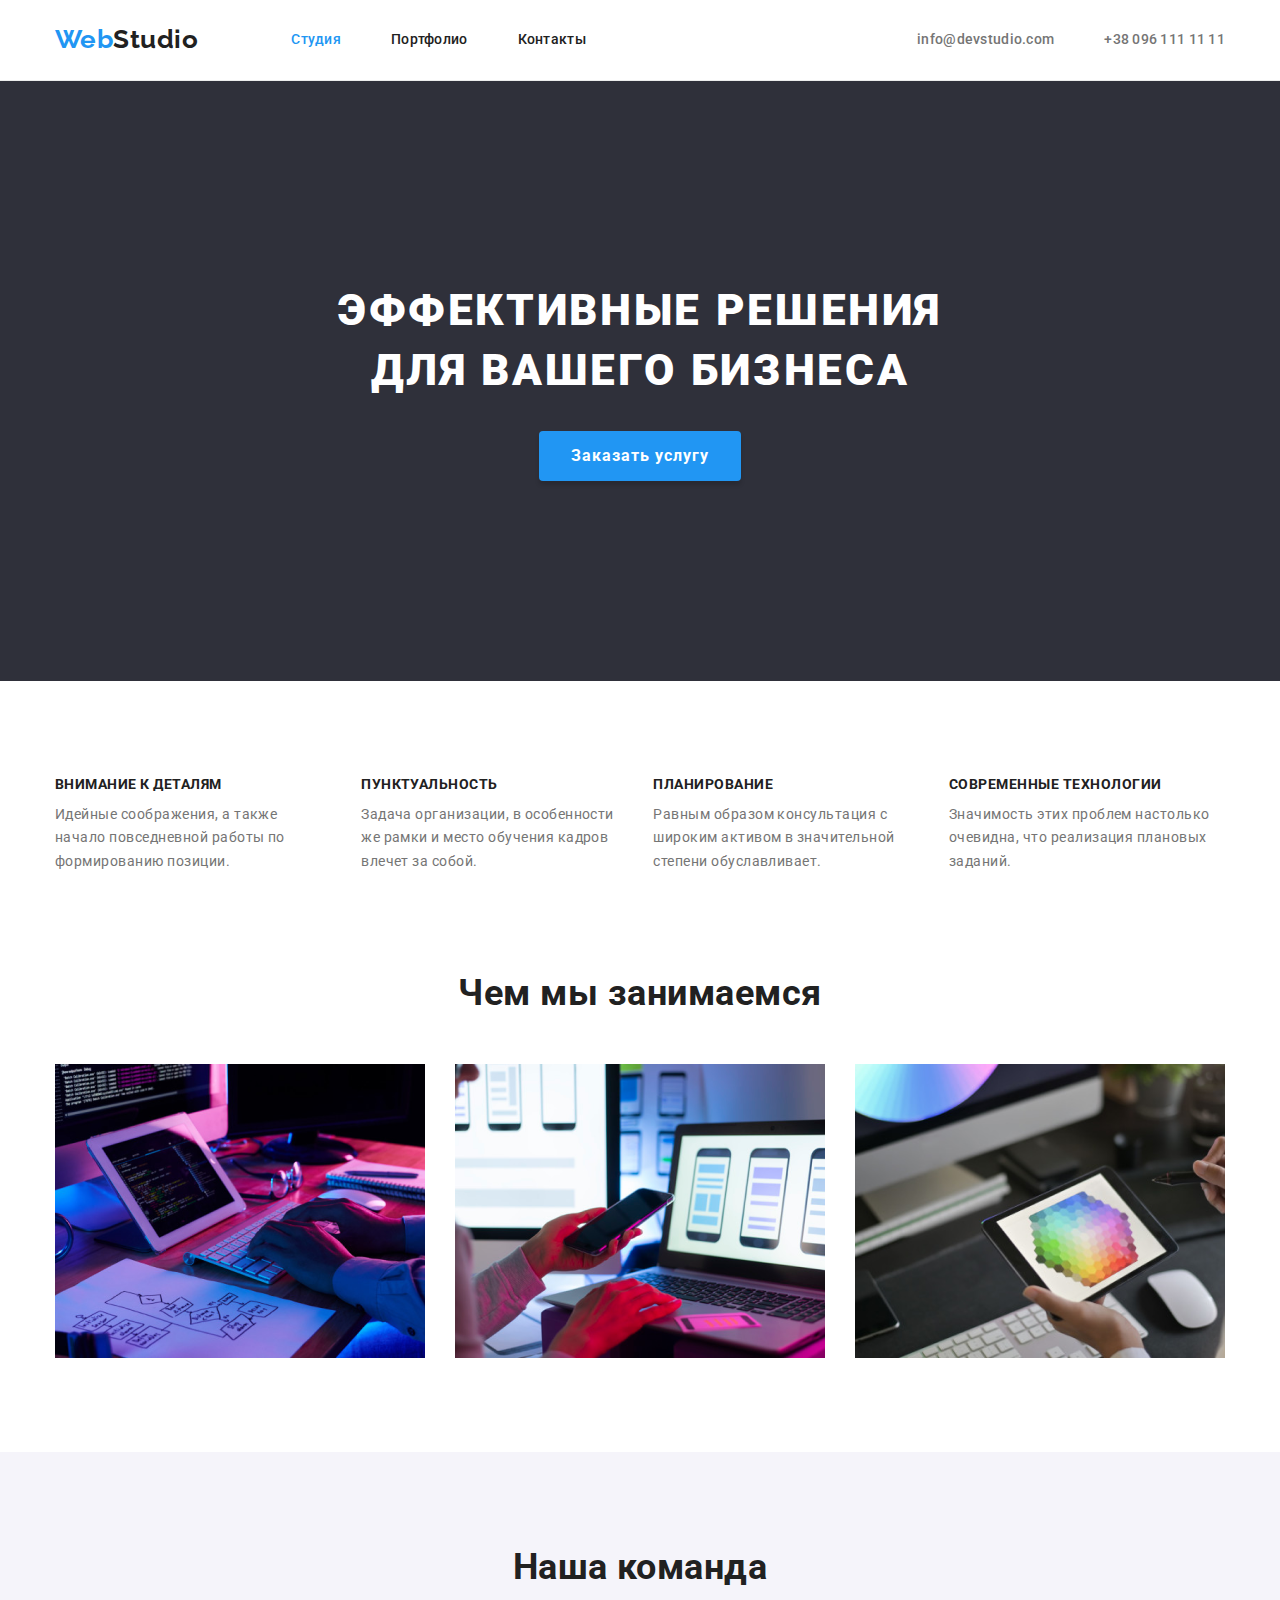
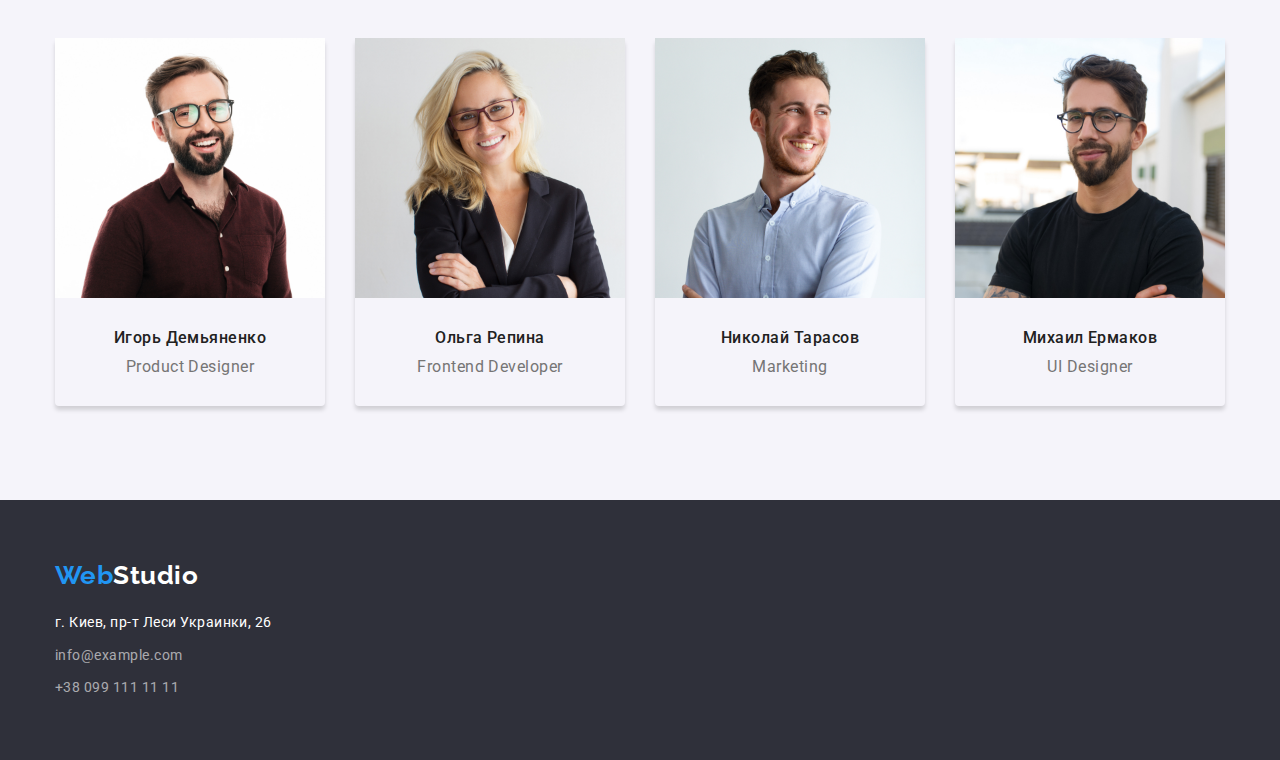
<file: index.html>
<!DOCTYPE html>
<html lang="ru">

<head>
    <meta charset="UTF-8">
    <meta name="viewport" content="width=device-width, initial-scale=1.0">
    <title>ВебСтудия</title>
    <link rel="preconnect" href="https://fonts.gstatic.com">
    <link href="https://fonts.googleapis.com/css2?family=Raleway:wght@700&family=Roboto:wght@400;500;700;900&display=swap"
        rel="stylesheet">
    <link rel="stylesheet" href="https://cdnjs.cloudflare.com/ajax/libs/modern-normalize/1.0.0/modern-normalize.css">
    <link rel="stylesheet" href="./css/stylesheet.css">
</head>

<body>
    <!-- header -->
    <header class="header">
        <div class="container oneline">
            <nav class="navigation">
                <a class="logo-header" href="./index.html" lang="en">Web<span class="studio-above">Studio</span></a>
                <ul class="nav-links">
                    <li class="nav-links-item"><a class="nav-link" href="./index.html"><span class="this-page">Студия</span></a></li>
                    <li class="nav-links-item"><a class="nav-link" href="./portfolio.html">Портфолио</a></li>
                    <li class="nav-links-item"><a class="nav-link" href="#">Контакты</a></li>
                </ul>
            </nav>
            <ul class="header-address">
                <li class="header-address-item"><a class="nav-contact-link" href="mailto:info@devstudio.com">info@devstudio.com</a></li>
                <li class="header-address-item"><a class="nav-contact-link" href="tel:+380961111111">+38 096 111 11 11</a></li>
            </ul>
        </div>
    </header>

    <main>
        <!-- hero -->
        <section class="hero">
            <div class="container">
                <h1 class="hero-title">Эффективные решения для вашего бизнеса</h1>
                <button type="button" class="order-button">Заказать услугу</button>
            </div>
        </section>

        <!-- usp -->
        <section class="usp">
            <div class="container">
                <h2 hidden>Важные моменты</h2>
                <ul class="list">
                    <li class="list-item">
                        <h3 class="list-item-title">Внимание к деталям</h3>
                        <p class="list-item-descr">Идейные соображения, а также начало повседневной работы по формированию
                            позиции.</p>
                    </li>
                    <li class="list-item">
                        <h3 class="list-item-title">Пунктуальность</h3>
                        <p class="list-item-descr">Задача организации, в особенности же рамки и место обучения кадров влечет за
                            собой.</p>
                    </li>
                    <li class="list-item">
                        <h3 class="list-item-title">Планирование</h3>
                        <p class="list-item-descr">Равным образом консультация с широким активом в значительной степени
                            обуславливает.</p>
                    </li>
                    <li class="list-item">
                        <h3 class="list-item-title">Современные технологии</h3>
                        <p class="list-item-descr">Значимость этих проблем настолько очевидна, что реализация плановых заданий.
                        </p>
                    </li>
                </ul>
            </div>
        </section>

        <!-- our job -->
        <section class="ourjob">
            <div class="container">
                <h2 class="section-title">Чем мы занимаемся</h2>
                <ul class="ourjob-list">
                    <li class="ourjob-list-item">
                        <img src="./index-images/img1.png" alt="картинка 1" width="370" height="294">
                    </li>
                    <li class="ourjob-list-item">
                        <img src="./index-images/img2.png" alt="картинка 2" width="370" height="294">
                    </li>
                    <li class="ourjob-list-item">
                        <img src="./index-images/img3.png" alt="картинка 3" width="370" height="294">
                    </li>
                </ul>
            </div>
        </section>

        <!-- team -->
        <section class="team">
            <div class="container">
                <h2 class="section-title">Наша команда</h2>
                <ul class="members">
                    <li class="member-card">
                        <img class="member-picture" src="./index-images/our-team/demyanenko.jpg" alt=" Фото Игорь Демьяненко"
                            width="270" height="260">
                        <div class="card-text">
                            <h3 class="member-name">Игорь Демьяненко</h3>
                            <p class="member-job" lang="en">Product Designer</p>
                        </div>
                    </li>
                    <li class="member-card">
                        <img class="member-picture" src="./index-images/our-team/repina.jpg" alt=" Фото Ольга Репина"
                            width="270" height="260">
                        <div class="card-text">
                            <h3 class="member-name">Ольга Репина</h3>
                            <p class="member-job" lang="en">Frontend Developer</p>
                        </div>
                    </li>
                    <li class="member-card">
                        <img class="member-picture" src="./index-images/our-team/tarasov.jpg" alt=" Фото Николай Тарасов"
                            width="270" height="260">
                        <div class="card-text">
                            <h3 class="member-name">Николай Тарасов</h3>
                            <p class="member-job" lang="en">Marketing</p>
                        </div>
                    </li>
                    <li class="member-card">
                        <img src="./index-images/our-team/ermakov.jpg" alt=" Фото Михаил Ермаков" width="270" height="260">
                        <div class="card-text">
                            <h3 class="member-name">Михаил Ермаков</h3>
                            <p class="member-job" lang="en">UI Designer</p>
                        </div>
                    </li>
                </ul>
            </div>
        </section>
    </main>

    <!-- footer -->
    <footer class="footer">
        <div class="container">
            <a class="logo-footer" href="./index.html" lang="en">Web<span class="studio-below">Studio</span></a>
            <address class="footer-addresses">
                <a class="address-link" href="#">г. Киев, пр-т Леси Украинки, 26</a>
                <a class="contact-link" href="mailto:info@example.com">info@example.com</a>
                <a class="contact-link" href="tel:+380991111111">+38 099 111 11 11</a>
            </address>
        </div>
    </footer>

</body>

</html>
</file>
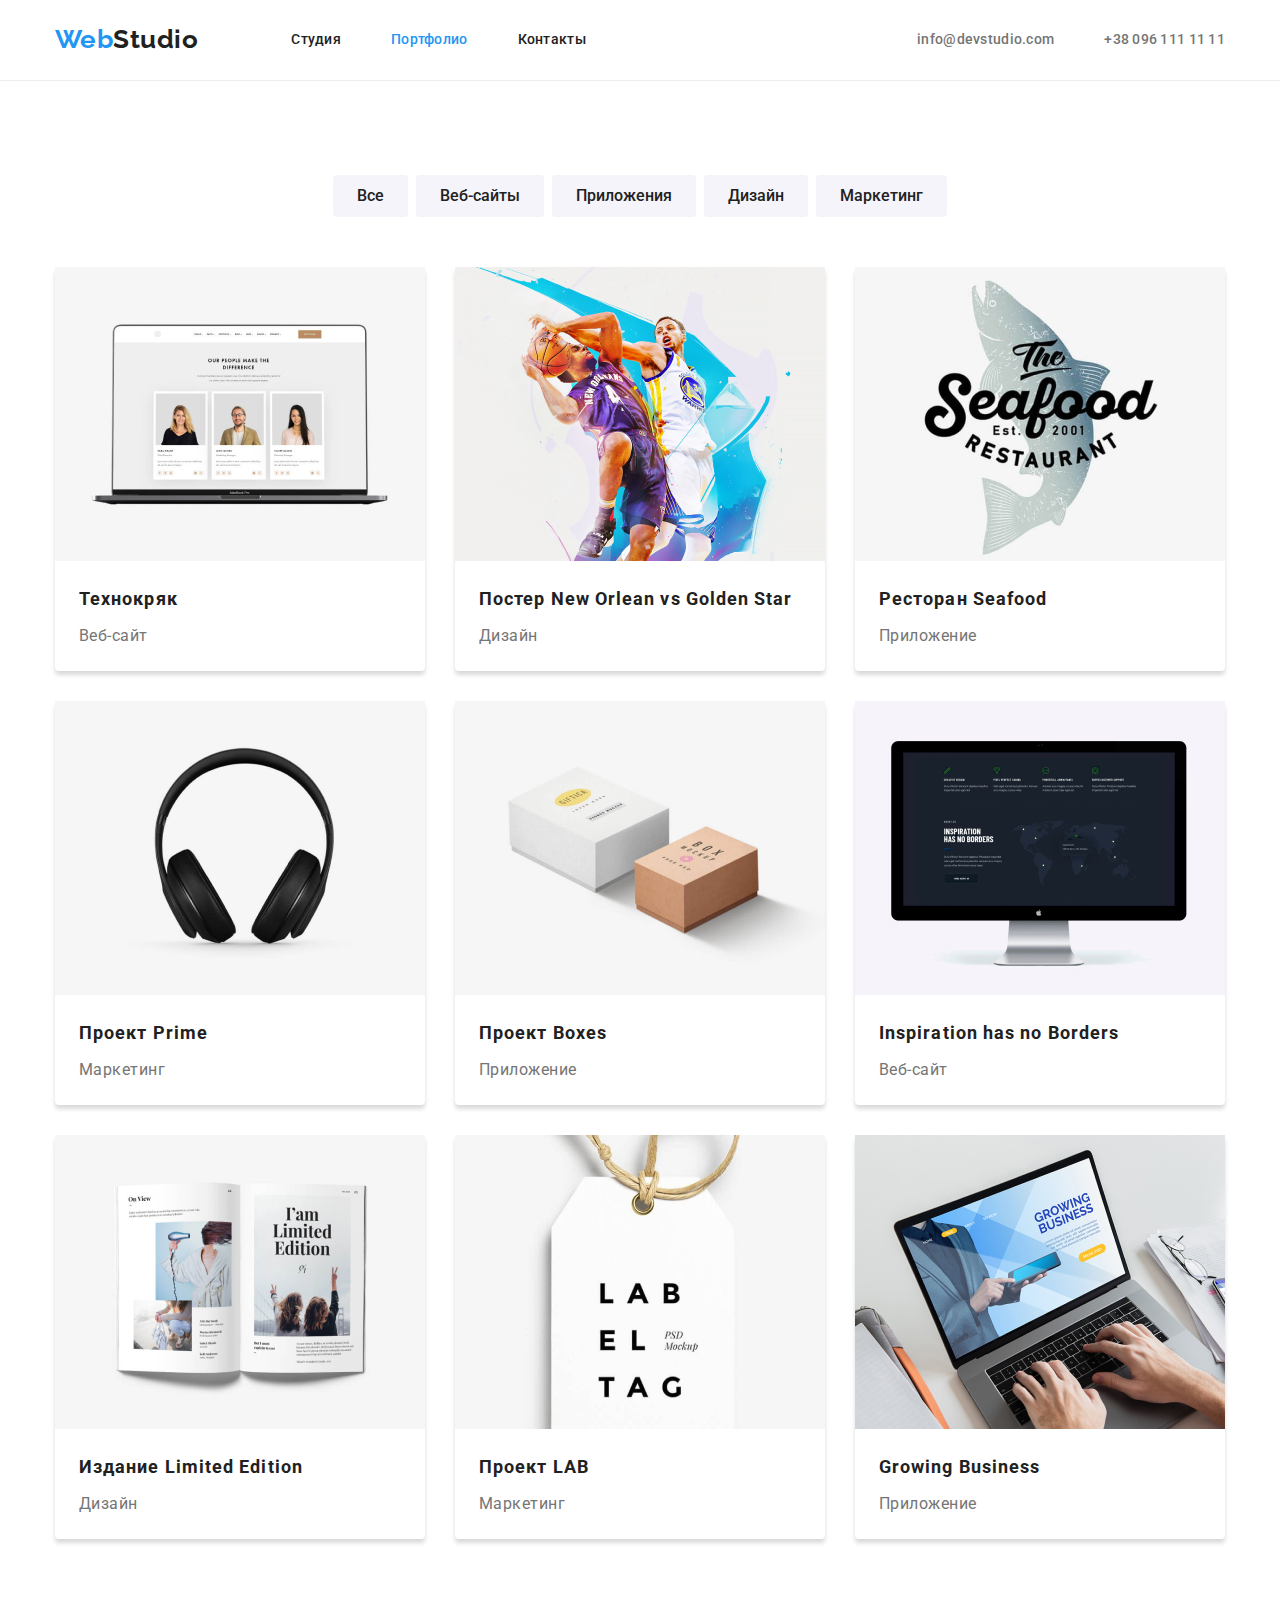
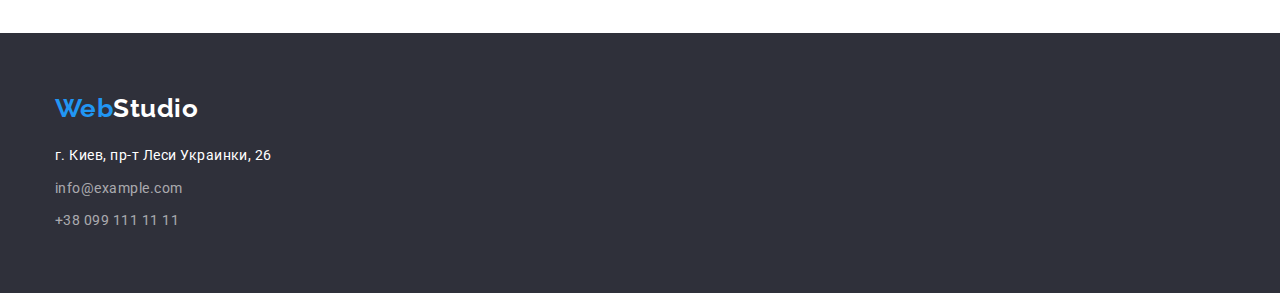
<file: portfolio.html>
<!DOCTYPE html>
<html lang="ru">

<head>
    <meta charset="UTF-8">
    <meta name="viewport" content="width=device-width, initial-scale=1.0">
    <title>ВебСтудия</title>
    <link rel="preconnect" href="https://fonts.gstatic.com">
    <link href="https://fonts.googleapis.com/css2?family=Raleway:wght@700&family=Roboto:wght@400;500;700;900&display=swap"
        rel="stylesheet">
    <link rel="stylesheet" href="https://cdnjs.cloudflare.com/ajax/libs/modern-normalize/1.0.0/modern-normalize.css">
    <link rel="stylesheet" href="./css/stylesheet.css">
</head>

<body>
    <!-- header -->
    <header class="header">
        <div class="container oneline">
            <nav class="navigation">
                <a class="logo-header" href="./index.html" lang="en">Web<span class="studio-above">Studio</span></a>
                <ul class="nav-links">
                    <li class="nav-links-item"><a class="nav-link" href="./index.html">Студия</a></li>
                    <li class="nav-links-item"><a class="nav-link" href="./portfolio.html"><span class="this-page">Портфолио</span></a></li>
                    <li class="nav-links-item"><a class="nav-link" href="#">Контакты</a></li>
                </ul>
            </nav>
            <ul class="header-address">
                <li class="header-address-item"><a class="nav-contact-link" href="mailto:info@devstudio.com">info@devstudio.com</a></li>
                <li class="header-address-item"><a class="nav-contact-link" href="tel:+380961111111">+38 096 111 11 11</a></li>
            </ul>
        </div>
    </header>

    <main>
        <!-- portfolio -->
        <section class="portfolio">
            <div class="container">    
                <h1 hidden>Портфолио</h1>

                <!-- buttons -->
                <ul class="buttons">
                    <li class="buttons-item"><button type="button" class="sort-button">Все</button></li>
                    <li class="buttons-item"><button type="button" class="sort-button">Веб-сайты</button></li>
                    <li class="buttons-item"><button type="button" class="sort-button">Приложения</button></li>
                    <li class="buttons-item"><button type="button" class="sort-button">Дизайн</button></li>
                    <li class="buttons-item"><button type="button" class="sort-button">Маркетинг</button></li>
                </ul>

                <!-- projects -->
                <h2 hidden>Ссылки на проекты</h2>
                <ul class="projects">
                    <li class="projects-item">
                        <a href="#">
                            <img class="projects-pic" src= ./index-images/projects/technokrjak.jpg alt="Технокряк" width="370" height="294">
                            <div class="projects-text"> 
                                <h3 class="projects-title">Технокряк</h3>
                                <p class="projects-type">Веб-сайт</p>
                            </div>
                        </a>
                    </li>
                    <li class="projects-item">
                        <a href="#">
                            <img class="projects-pic" src="./index-images/projects/neworlean.jpg" alt="Постер New Orlean vs Golden Star" width="370" height="294">
                            <div class="projects-text">
                                <h3 class="projects-title">Постер New Orlean vs Golden Star</h3>
                                <p class="projects-type">Дизайн</p>
                            </div>
                        </a>
                    </li>
                    <li class="projects-item">
                        <a href="#">
                            <img class="projects-pic" src="./index-images/projects/seafood.jpg" alt="Ресторан Seafood" width="370" height="294">
                            <div class="projects-text">
                                <h3 class="projects-title">Ресторан Seafood</h3>
                                <p class="projects-type">Приложение</p>
                            </div>
                        </a>
                    </li>
                    <li class="projects-item">
                        <a href="#">
                            <img class="projects-pic" src="./index-images/projects/prime.jpg" alt="Проект Prime" width="370" height="294">
                            <div class="projects-text">
                                <h3 class="projects-title">Проект Prime</h3>
                                <p class="projects-type">Маркетинг</p>
                            </div>
                        </a>
                    </li>
                    <li class="projects-item">
                        <a href="#">
                            <img class="projects-pic" src="./index-images/projects/boxes.jpg" alt="Проект Boxes" width="370" height="294">
                            <div class="projects-text">
                                <h3 class="projects-title">Проект Boxes</h3>
                                <p class="projects-type">Приложение</p>
                            </div>
                        </a>
                    </li>
                    <li class="projects-item">
                        <a href="#">
                            <img class="projects-pic" src="./index-images/projects/inspiration.jpg" alt="Inspiration has no Borders" width="370" height="294">
                            <div class="projects-text">
                                <h3 class="projects-title">Inspiration has no Borders</h3>
                                <p class="projects-type">Веб-сайт</p>
                            </div>
                        </a>
                    </li>
                    <li class="projects-item">
                        <a href="#">
                            <img class="projects-pic" src="./index-images/projects/limitededition.jpg" alt="Издание Limited Edition" width="370" height="294">
                            <div class="projects-text">
                                <h3 class="projects-title">Издание Limited Edition</h3>
                                <p class="projects-type">Дизайн</p>
                            </div>
                        </a>
                    </li>
                    <li class="projects-item">
                        <a href="#">
                            <img class="projects-pic" src="./index-images/projects/lab.jpg" alt="Проект LAB" width="370" height="294">
                            <div class="projects-text">
                                <h3 class="projects-title">Проект LAB</h3>
                                <p class="projects-type">Маркетинг</p>
                            </div>
                        </a>
                    </li>
                    <li class="projects-item">
                        <a href="#">
                            <img class="projects-pic" src="./index-images/projects/growing.jpg" alt="Growing Business" width="370" height="294">
                            <div class="projects-text">
                                <h3 class="projects-title">Growing Business</h3>
                                <p class="projects-type">Приложение</p>
                            </div>
                        </a>
                    </li>
                </ul>
            </div>
        </section>
    </main>

    <!-- footer -->
    <footer class="footer">
        <div class="container">
            <a class="logo-footer" href="./index.html" lang="en">Web<span class="studio-below">Studio</span></a>
            <address class="footer-addresses">
                <a class="address-link" href="#">г. Киев, пр-т Леси Украинки, 26</a>
                <a class="contact-link" href="mailto:info@example.com">info@example.com</a>
                <a class="contact-link" href="tel:+380991111111">+38 099 111 11 11</a>
            </address>
        </div>
    </footer>

</body>

</html>
</file>
<file: css/stylesheet.css>
:root {
  --accent-color: #2196f3;
  --h-color: #212121;
  --text-color: #757575;
  --white-color: #ffffff;
  --font-family: Roboto, sans-serif;
}

html {
  box-sizing: border-box;
}

*,
*::after,
*::before {
  box-sizing: inherit;
}

body {
  font-family: var(--font-family);
  letter-spacing: 0.03em;
  font-style: normal;
  margin: 0;
}

ul {
  margin: 0;
  padding: 0;
}

a {
  text-decoration: none;
}

h1,
h2,
h3,
h4,
h5,
h6,
p {
  margin: 0;
}

img {
  display: block;
  max-width: 100%;
  height: auto;
}

.container {
  width: 1200px;
  padding: 0 15px;
  margin: 0 auto;
}

/* header */

.header {
  display: flex;
  align-items: center;
  border-bottom: 1px solid #ececec;
}

.oneline {
  display: flex;
}

.navigation {
  display: flex;
}

.logo-header {
  display: inline-block;
  padding-top: 24px;
  padding-bottom: 25px;
  margin-right: 93px;
  font-family: Raleway, sans-serif;
  font-weight: 700;
  font-size: 26px;
  line-height: 1.19;
  color: var(--accent-color);
}

.studio-above {
  color: var(--h-color);
}

.nav-links {
  list-style: none;
  display: flex;
}

.nav-links-item {
  display: inline-block;
  margin-right: 50px;
}

.nav-links .nav-links-item:last-child {
  margin-right: 0;
}

.nav-link {
  display: inline-block;
  padding: 32px 0;
  font-weight: 500;
  font-size: 14px;
  line-height: 1.14;
  letter-spacing: 0.02em;
  color: var(--h-color);
}

.nav-link > .this-page {
  color: var(--accent-color);
}

.nav-link:hover,
.nav-link:focus,
.nav-contact-link:hover,
.nav-contact-link:focus {
  color: var(--accent-color);
}

.nav-contact-link {
  display: inline-block;
  font-weight: 500;
  font-size: 14px;
  line-height: 1.14;
  letter-spacing: 0.02em;
  color: var(--text-color);
  padding: 32px 0;
}

.header-address-item {
  display: inline-block;
  margin-right: 50px;
}

.header-address .header-address-item:last-child {
  margin-right: 0;
}

address {
  font-style: normal;
}

.header-address {
  margin-left: auto;
  display: flex;
  list-style: none;
}

/* footer */

.footer {
  background: #2f303a;
  padding-top: 60px;
  padding-bottom: 60px;
}

.logo-footer {
  display: inline-block;
  margin-bottom: 20px;
  font-family: Raleway, sans-serif;
  font-weight: 700;
  font-size: 26px;
  line-height: 1.19;
  color: var(--accent-color);
}

.studio-below {
  color: var(--white-color);
}

.footer-addresses {
  display: flex;
  flex-direction: column;
}

.address-link {
  font-weight: 400;
  font-size: 14px;
  line-height: 1.7;
  color: var(--white-color);
}

.contact-link {
  display: inline-block;
  margin-top: 9px;
  font-weight: 400;
  font-size: 14px;
  line-height: 1.7;
  color: rgba(255, 255, 255, 0.6);
}

/* index page */

/* hero */

.hero {
  background: #2f303a;
  padding: 200px 0px;
}

.hero-title {
  text-align: center;
  display: block;
  margin: 0 auto 30px;
  width: 696px;
  font-weight: 900;
  font-size: 44px;
  line-height: 1.36;
  letter-spacing: 0.06em;
  text-transform: uppercase;
  color: var(--white-color);
}

.order-button {
  display: block;
  padding: 8px 30px;
  margin: 0 auto;
  font-weight: 700;
  font-size: 16px;
  line-height: 1.875;
  letter-spacing: 0.06em;
  color: var(--white-color);
  background: var(--accent-color);
  box-shadow: 0px 4px 4px rgba(0, 0, 0, 0.15);
  border-radius: 4px;
  border-color: transparent;
  cursor: pointer;
}

/* usp */

.usp {
  padding: 94px 0;
}

.list {
  display: flex;
  list-style: none;
}

.list-item {
  display: inline-block;
  margin-right: 30px;
}

.list-item:last-child {
  margin-right: 0;
}

.list-item-title {
  display: inline-block;
  height: 16px;
  margin-bottom: 10px;
  font-weight: 700;
  font-size: 14px;
  line-height: 1.14;
  text-transform: uppercase;
  color: var(--h-color);
}

.list-item-descr {
  display: inline-block;
  font-weight: 400;
  font-size: 14px;
  line-height: 1.7;
  color: var(--text-color);
  height: 75px;
}

/* our job */

.ourjob {
  display: block;
  padding-bottom: 94px;
  text-align: center;
}

.section-title {
  font-weight: 700;
  font-size: 36px;
  line-height: 1.17;
  color: var(--h-color);
  margin-bottom: 50px;
}

.ourjob-list {
  display: flex;
  list-style: none;
}

.ourjob-list-item {
  display: inline-block;
  margin-right: 30px;
}

.ourjob-list-item:last-child {
  margin-right: 0px;
}

/* team */

.team {
  background: #f5f4fa;
  padding: 94px 0;
  text-align: center;
}

.members {
  display: flex;
  list-style: none;
}

.member-card {
  display: inline-block;
  margin-right: 30px;
  box-shadow: 0px 4px 4px rgba(0, 0, 0, 0.15);
  border-radius: 4px;
  border-color: transparent;
}

.member-card:last-child {
  margin-right: 0px;
}

.member-picture {
  left: 215px;
  top: 1635px;
  border-radius: 0px;
}

.card-text {
  padding: 30px;
}

.member-name {
  display: block;
  margin-bottom: 10px;
  font-weight: 500;
  font-size: 16px;
  line-height: 19px;
  color: var(--h-color);
}

.member-job {
  font-weight: normal;
  font-size: 16px;
  line-height: 1.19;
  color: var(--text-color);
}

/* portfolio */

.portfolio {
  padding-top: 94px;
  padding-bottom: 94px;
}

/* buttons */

.buttons {
  list-style: none;
  margin-bottom: 50px;
  display: flex;
  justify-content: center;
}

.sort-button {
  display: inline-block;
  padding: 6px 22px;
  font-weight: 500;
  font-size: 16px;
  line-height: 1.62;
  color: var(--h-color);
  background: #f5f4fa;
  border-radius: 4px;
  border-color: transparent;
  cursor: pointer;
}

.buttons-item {
  margin-right: 8px;
}

.buttons .buttons-item:last-child {
  margin-right: 0;
}

.sort-button:hover,
.sort-button:focus {
  color: var(--white-color);
  background: var(--accent-color);
  box-shadow: 0px 3px 1px rgba(0, 0, 0, 0.1), 0px 1px 2px rgba(0, 0, 0, 0.08),
    0px 2px 2px #0000001f;
}

/* projects */

.projects {
  list-style: none;
  display: flex;
  flex-wrap: wrap;
}

.projects-item {
  width: 370px;
  margin-right: 30px;
  margin-bottom: 30px;
  box-shadow: 0px 4px 4px rgba(0, 0, 0, 0.15);
  border-radius: 4px;
  border-color: transparent;
}

.projects-item:nth-child(3n) {
  margin-right: 0;
}

.projects-item:nth-last-child(-n + 3) {
  margin-bottom: 0;
}

.projects-text {
  padding: 20px 24px;
}

.projects-title {
  display: block;
  margin-bottom: 4px;
  font-weight: 700;
  font-size: 18px;
  line-height: 2;
  letter-spacing: 0.06em;
  color: var(--h-color);
}

.projects-type {
  font-weight: 400;
  font-size: 16px;
  line-height: 1.875;
  color: var(--text-color);
}
</file>
